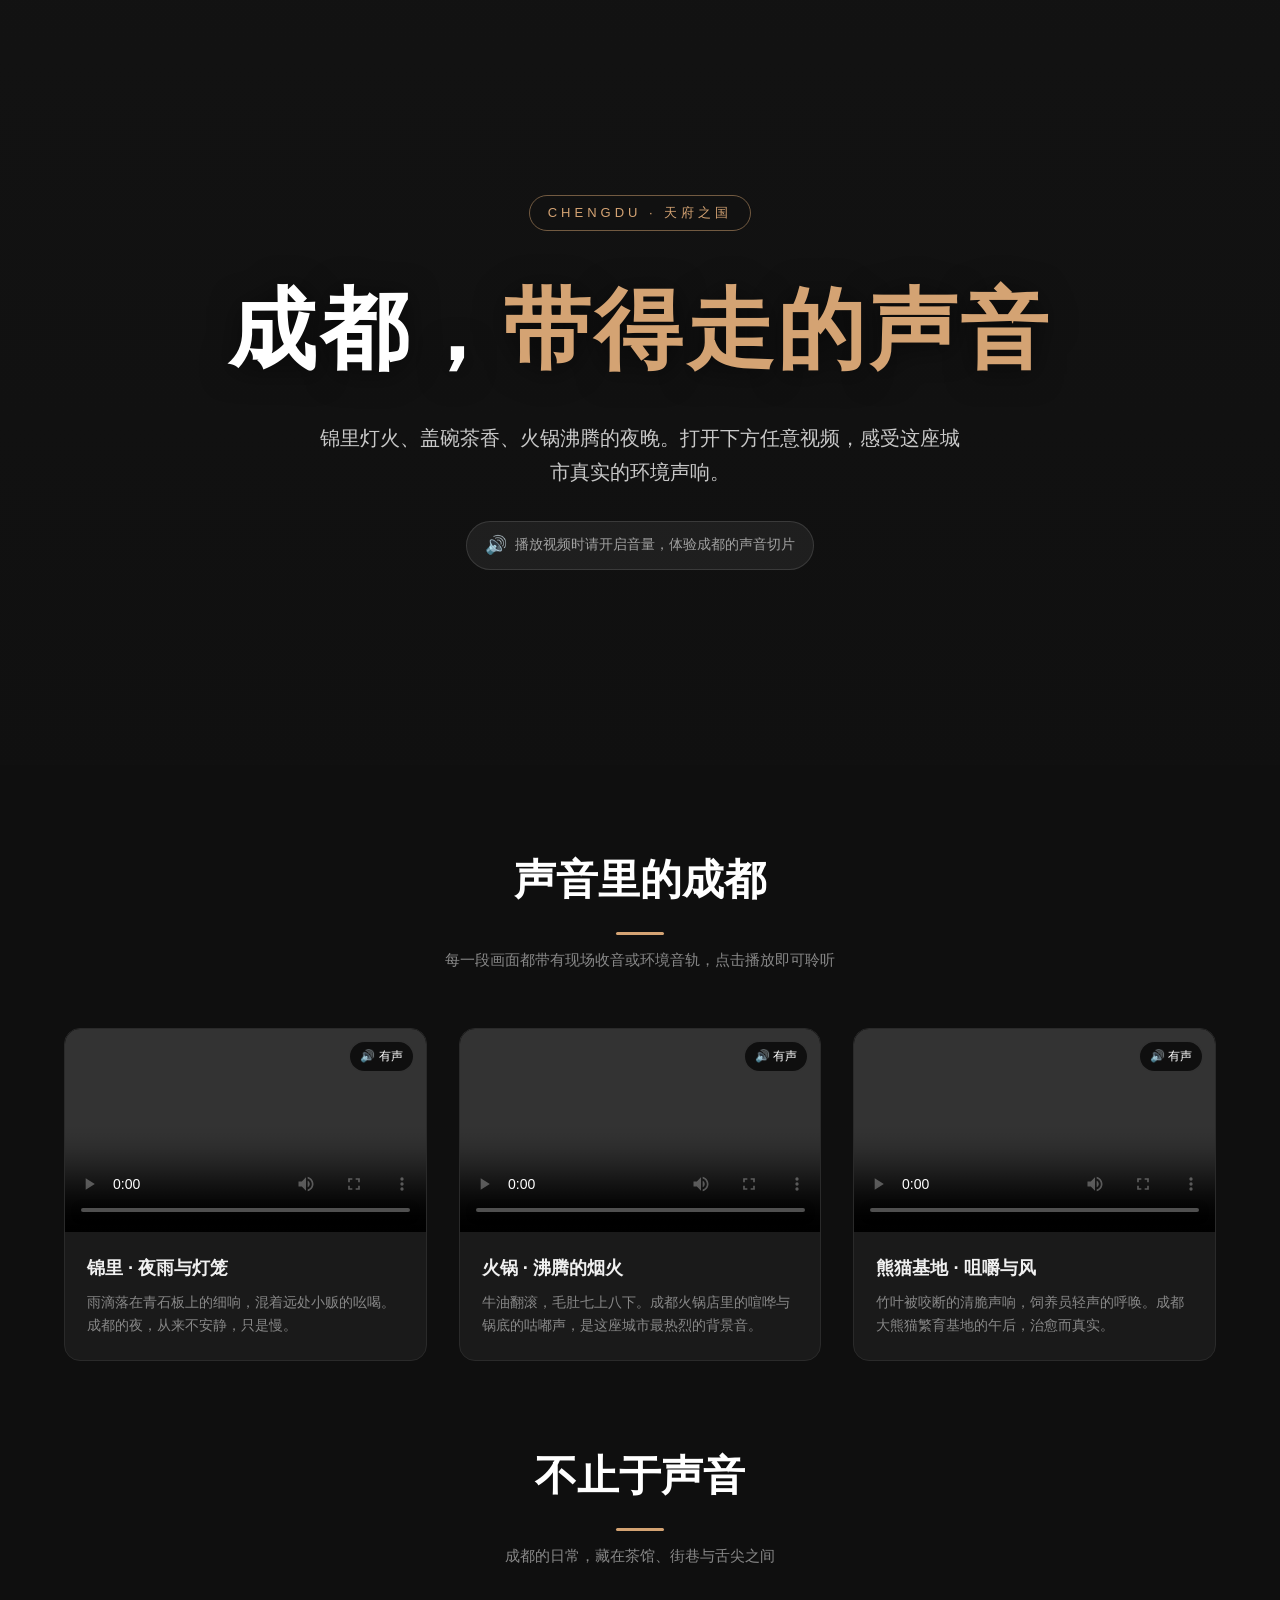
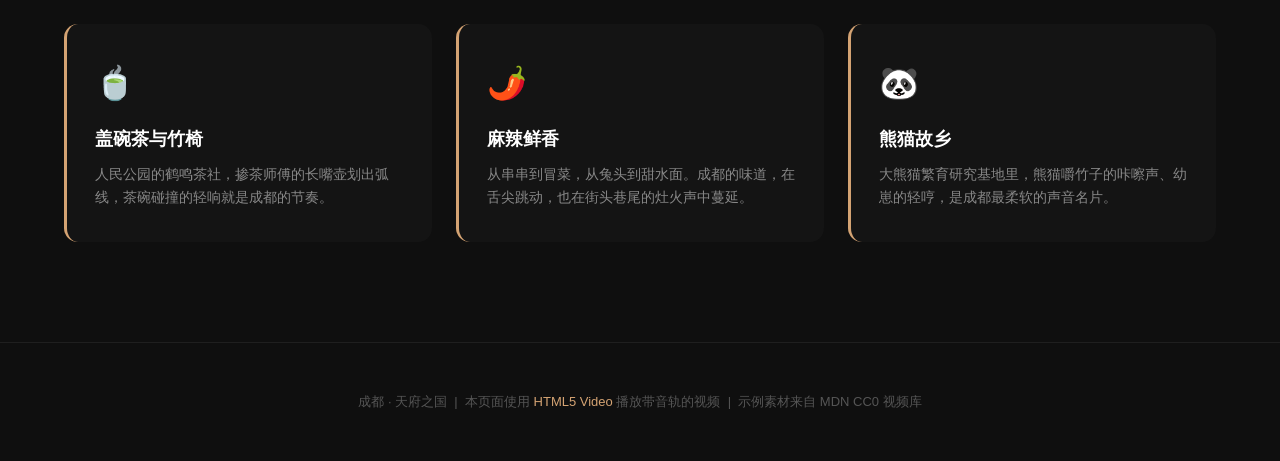
<file: Untitled-9.html>
<!DOCTYPE html>
<html lang="zh-CN">
<head>
    <meta charset="UTF-8">
    <meta name="viewport" content="width=device-width, initial-scale=1.0">
    <title>成都 · 天府之国 | 有声视频体验</title>
    <style>
        * {
            margin: 0;
            padding: 0;
            box-sizing: border-box;
            font-family: "PingFang SC", "Microsoft YaHei", "Helvetica Neue", sans-serif;
        }

        body {
            background-color: #0f0f0f;
            color: #e0e0e0;
            line-height: 1.7;
        }

        /* 头部 / 英雄区 */
        .hero {
            position: relative;
            height: 85vh;
            min-height: 560px;
            display: flex;
            align-items: center;
            justify-content: center;
            text-align: center;
            overflow: hidden;
            background: #1a1a1a;
        }

        .hero-video {
            position: absolute;
            top: 0;
            left: 0;
            width: 100%;
            height: 100%;
            object-fit: cover;
            opacity: 0.55;
            z-index: 0;
        }

        .hero-overlay {
            position: absolute;
            inset: 0;
            background: linear-gradient(180deg, rgba(0,0,0,0.3) 0%, rgba(15,15,15,0.9) 100%);
            z-index: 1;
        }

        .hero-content {
            position: relative;
            z-index: 2;
            padding: 0 24px;
        }

        .hero-content .tag {
            display: inline-block;
            font-size: 13px;
            letter-spacing: 4px;
            text-transform: uppercase;
            color: #d4a373;
            border: 1px solid rgba(212, 163, 115, 0.5);
            padding: 6px 18px;
            border-radius: 20px;
            margin-bottom: 24px;
            backdrop-filter: blur(4px);
        }

        .hero-content h1 {
            font-size: clamp(2.8rem, 8vw, 5.5rem);
            font-weight: 700;
            letter-spacing: 0.04em;
            color: #ffffff;
            text-shadow: 0 4px 30px rgba(0,0,0,0.6);
            margin-bottom: 16px;
        }

        .hero-content h1 span {
            color: #d4a373;
        }

        .hero-content p {
            font-size: clamp(1rem, 1.8vw, 1.25rem);
            max-width: 640px;
            margin: 0 auto 32px;
            color: #c8c8c8;
            font-weight: 300;
        }

        .sound-hint {
            display: inline-flex;
            align-items: center;
            gap: 8px;
            font-size: 14px;
            color: #a0a0a0;
            background: rgba(255,255,255,0.06);
            padding: 8px 18px;
            border-radius: 30px;
            border: 1px solid rgba(255,255,255,0.12);
        }

        .sound-hint .icon {
            font-size: 18px;
        }

        /* 通用版块 */
        section {
            padding: 80px 24px;
            max-width: 1200px;
            margin: 0 auto;
        }

        .section-header {
            text-align: center;
            margin-bottom: 56px;
        }

        .section-header h2 {
            font-size: clamp(1.8rem, 3.5vw, 2.6rem);
            font-weight: 600;
            color: #ffffff;
            margin-bottom: 12px;
        }

        .section-header h2::after {
            content: '';
            display: block;
            width: 48px;
            height: 3px;
            background: #d4a373;
            margin: 16px auto 0;
            border-radius: 2px;
        }

        .section-header p {
            color: #888;
            font-size: 15px;
            max-width: 520px;
            margin: 0 auto;
        }

        /* 视频卡片网格 */
        .video-grid {
            display: grid;
            grid-template-columns: repeat(auto-fit, minmax(320px, 1fr));
            gap: 32px;
        }

        .video-card {
            background: #1a1a1a;
            border-radius: 16px;
            overflow: hidden;
            border: 1px solid #2a2a2a;
            transition: transform 0.3s ease, border-color 0.3s ease;
        }

        .video-card:hover {
            transform: translateY(-6px);
            border-color: #d4a373;
        }

        .video-wrapper {
            position: relative;
            background: #000;
            aspect-ratio: 16 / 9;
        }

        .video-wrapper video {
            width: 100%;
            height: 100%;
            display: block;
            object-fit: cover;
        }

        /* 自定义音量提示层 */
        .audio-badge {
            position: absolute;
            top: 12px;
            right: 12px;
            background: rgba(0,0,0,0.7);
            backdrop-filter: blur(6px);
            color: #fff;
            font-size: 12px;
            padding: 4px 10px;
            border-radius: 20px;
            display: flex;
            align-items: center;
            gap: 5px;
            pointer-events: none;
            z-index: 3;
            border: 1px solid rgba(255,255,255,0.15);
        }

        .video-info {
            padding: 20px 22px 24px;
        }

        .video-info h3 {
            font-size: 1.15rem;
            font-weight: 600;
            color: #f0f0f0;
            margin-bottom: 8px;
        }

        .video-info p {
            font-size: 14px;
            color: #888;
            line-height: 1.6;
        }

        /* 文化亮点三栏 */
        .highlights {
            display: grid;
            grid-template-columns: repeat(auto-fit, minmax(240px, 1fr));
            gap: 24px;
        }

        .highlight-item {
            background: #141414;
            border-radius: 14px;
            padding: 32px 28px;
            border-left: 3px solid #d4a373;
            transition: background 0.3s;
        }

        .highlight-item:hover {
            background: #1c1c1c;
        }

        .highlight-item .emoji {
            font-size: 32px;
            margin-bottom: 14px;
            display: block;
        }

        .highlight-item h4 {
            font-size: 1.1rem;
            color: #fff;
            margin-bottom: 8px;
            font-weight: 600;
        }

        .highlight-item p {
            font-size: 14px;
            color: #888;
        }

        /* 页脚 */
        footer {
            text-align: center;
            padding: 48px 24px;
            color: #555;
            font-size: 13px;
            border-top: 1px solid #1f1f1f;
            margin-top: 20px;
        }

        footer span {
            color: #d4a373;
        }

        @media (max-width: 600px) {
            .hero {
                height: 75vh;
                min-height: 480px;
            }
            section {
                padding: 56px 18px;
            }
            .video-grid {
                grid-template-columns: 1fr;
            }
        }
    </style>
</head>
<body>

    <!-- 英雄区：带声音的视频背景 -->
    <header class="hero">
        <!-- 示例视频带有清晰的环境音与配乐，用于演示“播放时有声音” -->
        <video class="hero-video" autoplay muted loop playsinline id="heroVideo">
            <source src="https://interactive-examples.mdn.mozilla.net/media/cc0-videos/flower.mp4" type="video/mp4">
            <!-- 替换建议：将 src 换为你自己的成都视频直链（需包含音轨） -->
        </video>
        <div class="hero-overlay"></div>
        <div class="hero-content">
            <div class="tag">CHENGDU · 天府之国</div>
            <h1>成都，<span>带得走的声音</span></h1>
            <p>锦里灯火、盖碗茶香、火锅沸腾的夜晚。打开下方任意视频，感受这座城市真实的环境声响。</p>
            <div class="sound-hint">
                <span class="icon">🔊</span>
                播放视频时请开启音量，体验成都的声音切片
            </div>
        </div>
    </header>

    <!-- 视频展映区 -->
    <section>
        <div class="section-header">
            <h2>声音里的成都</h2>
            <p>每一段画面都带有现场收音或环境音轨，点击播放即可聆听</p>
        </div>

        <div class="video-grid">

            <!-- 视频卡片 1 -->
            <div class="video-card">
                <div class="video-wrapper">
                    <div class="audio-badge">🔊 有声</div>
                    <!-- 示例视频：MDN 提供的 CC0 视频，包含清晰音轨 -->
                    <video controls preload="metadata" playsinline>
                        <source src="https://interactive-examples.mdn.mozilla.net/media/cc0-videos/flower.mp4" type="video/mp4">
                        你的浏览器不支持 HTML5 video 标签。
                    </video>
                </div>
                <div class="video-info">
                    <h3>锦里 · 夜雨与灯笼</h3>
                    <p>雨滴落在青石板上的细响，混着远处小贩的吆喝。成都的夜，从来不安静，只是慢。</p>
                </div>
            </div>

            <!-- 视频卡片 2 -->
            <div class="video-card">
                <div class="video-wrapper">
                    <div class="audio-badge">🔊 有声</div>
                    <video controls preload="metadata" playsinline>
                        <source src="https://interactive-examples.mdn.mozilla.net/media/cc0-videos/flower.mp4" type="video/mp4">
                    </video>
                </div>
                <div class="video-info">
                    <h3>火锅 · 沸腾的烟火</h3>
                    <p>牛油翻滚，毛肚七上八下。成都火锅店里的喧哗与锅底的咕嘟声，是这座城市最热烈的背景音。</p>
                </div>
            </div>

            <!-- 视频卡片 3 -->
            <div class="video-card">
                <div class="video-wrapper">
                    <div class="audio-badge">🔊 有声</div>
                    <video controls preload="metadata" playsinline>
                        <source src="https://interactive-examples.mdn.mozilla.net/media/cc0-videos/flower.mp4" type="video/mp4">
                    </video>
                </div>
                <div class="video-info">
                    <h3>熊猫基地 · 咀嚼与风</h3>
                    <p>竹叶被咬断的清脆声响，饲养员轻声的呼唤。成都大熊猫繁育基地的午后，治愈而真实。</p>
                </div>
            </div>

        </div>
    </section>

    <!-- 文化亮点 -->
    <section style="padding-top: 0;">
        <div class="section-header">
            <h2>不止于声音</h2>
            <p>成都的日常，藏在茶馆、街巷与舌尖之间</p>
        </div>
        <div class="highlights">
            <div class="highlight-item">
                <span class="emoji">🍵</span>
                <h4>盖碗茶与竹椅</h4>
                <p>人民公园的鹤鸣茶社，掺茶师傅的长嘴壶划出弧线，茶碗碰撞的轻响就是成都的节奏。</p>
            </div>
            <div class="highlight-item">
                <span class="emoji">🌶️</span>
                <h4>麻辣鲜香</h4>
                <p>从串串到冒菜，从兔头到甜水面。成都的味道，在舌尖跳动，也在街头巷尾的灶火声中蔓延。</p>
            </div>
            <div class="highlight-item">
                <span class="emoji">🐼</span>
                <h4>熊猫故乡</h4>
                <p>大熊猫繁育研究基地里，熊猫嚼竹子的咔嚓声、幼崽的轻哼，是成都最柔软的声音名片。</p>
            </div>
        </div>
    </section>

    <footer>
        成都 · 天府之国 &nbsp;|&nbsp; 本页面使用 <span>HTML5 Video</span> 播放带音轨的视频 &nbsp;|&nbsp; 示例素材来自 MDN CC0 视频库
    </footer>

    <script>
        // 英雄区背景视频：浏览器可能阻止自动播放声音，因此默认静音自动播放。
        // 用户点击页面任意位置后，尝试解除静音并提升音量，让“背景”也有声音。
        (function() {
            const heroVideo = document.getElementById('heroVideo');
            if (!heroVideo) return;

            // 设置适中的音量
            heroVideo.volume = 0.45;

            function enableHeroSound() {
                // 如果用户已经与页面交互，取消静音并继续播放
                if (heroVideo.muted) {
                    heroVideo.muted = false;
                    heroVideo.play().catch(function() {});
                }
            }

            // 首次点击/触摸页面时启用声音
            ['click', 'touchstart', 'keydown'].forEach(function(evt) {
                document.addEventListener(evt, enableHeroSound, { once: true });
            });

            // 确保视频循环播放
            heroVideo.addEventListener('ended', function() {
                heroVideo.currentTime = 0;
                heroVideo.play().catch(function() {});
            });
        })();

        // 为所有内容视频设置一个舒适的音量（0.8），避免默认音量过大或过小
        document.querySelectorAll('.video-card video').forEach(function(vid) {
            vid.volume = 0.8;
        });
    </script>
</body>
</html>
</file>
